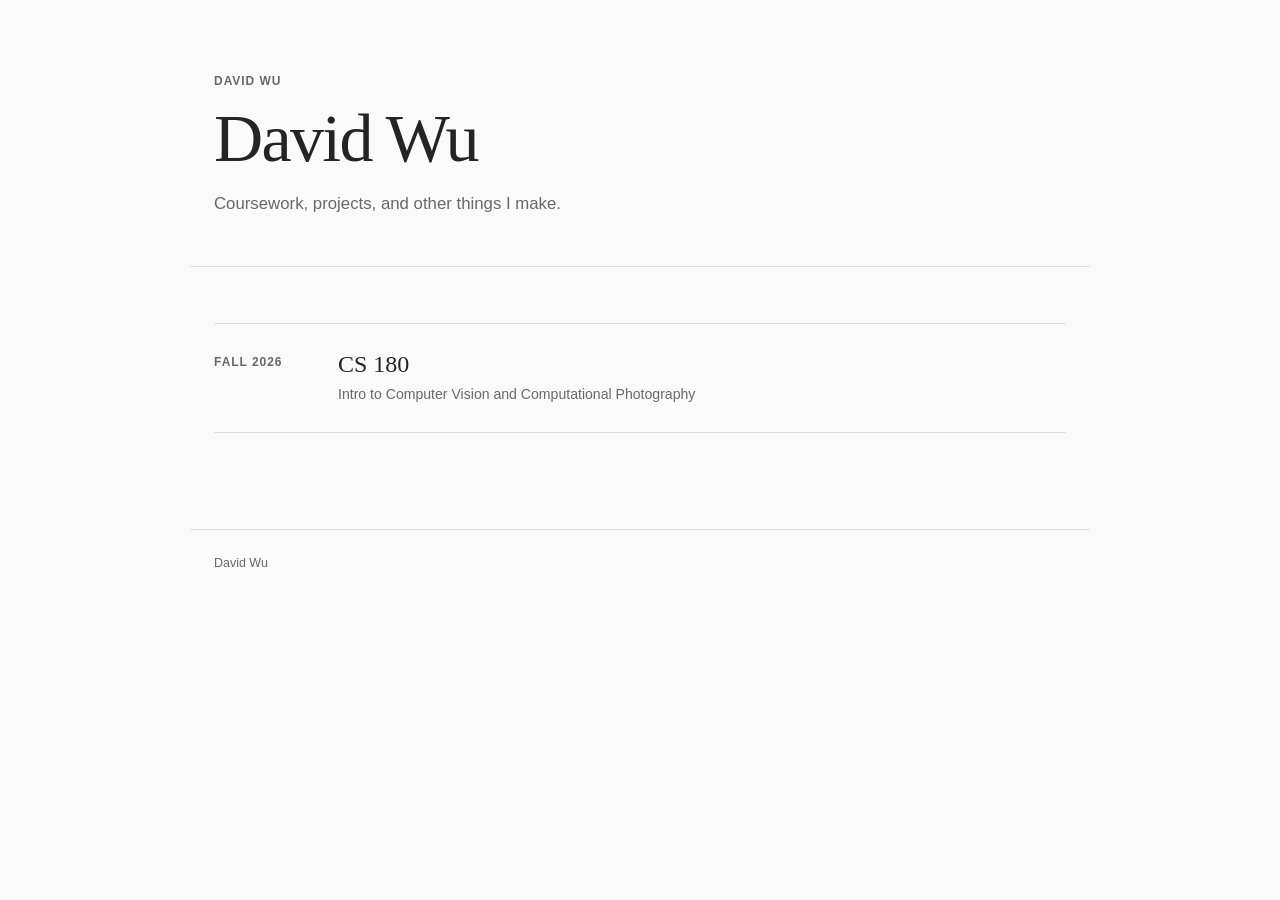
<file: index.html>
<!DOCTYPE html>
<html lang="en">
<head>
<meta charset="UTF-8">
<meta name="viewport" content="width=device-width, initial-scale=1.0">
<title>David Wu</title>
<link rel="stylesheet" href="./assets/css/style.css">
</head>
<body>

<header class="hero">
  <p class="eyebrow">David Wu</p>
  <h1>David Wu</h1>
  <p class="subtitle">Coursework, projects, and other things I make.</p>
</header>

<main>
  <div class="project-list">
    <a class="project-card" href="./cs180/index.html">
      <p class="label">Fall 2026</p>
      <h2>CS 180</h2>
      <p>Intro to Computer Vision and Computational Photography</p>
    </a>
  </div>
</main>

<footer>
  <p>David Wu</p>
</footer>

</body>
</html>
</file>
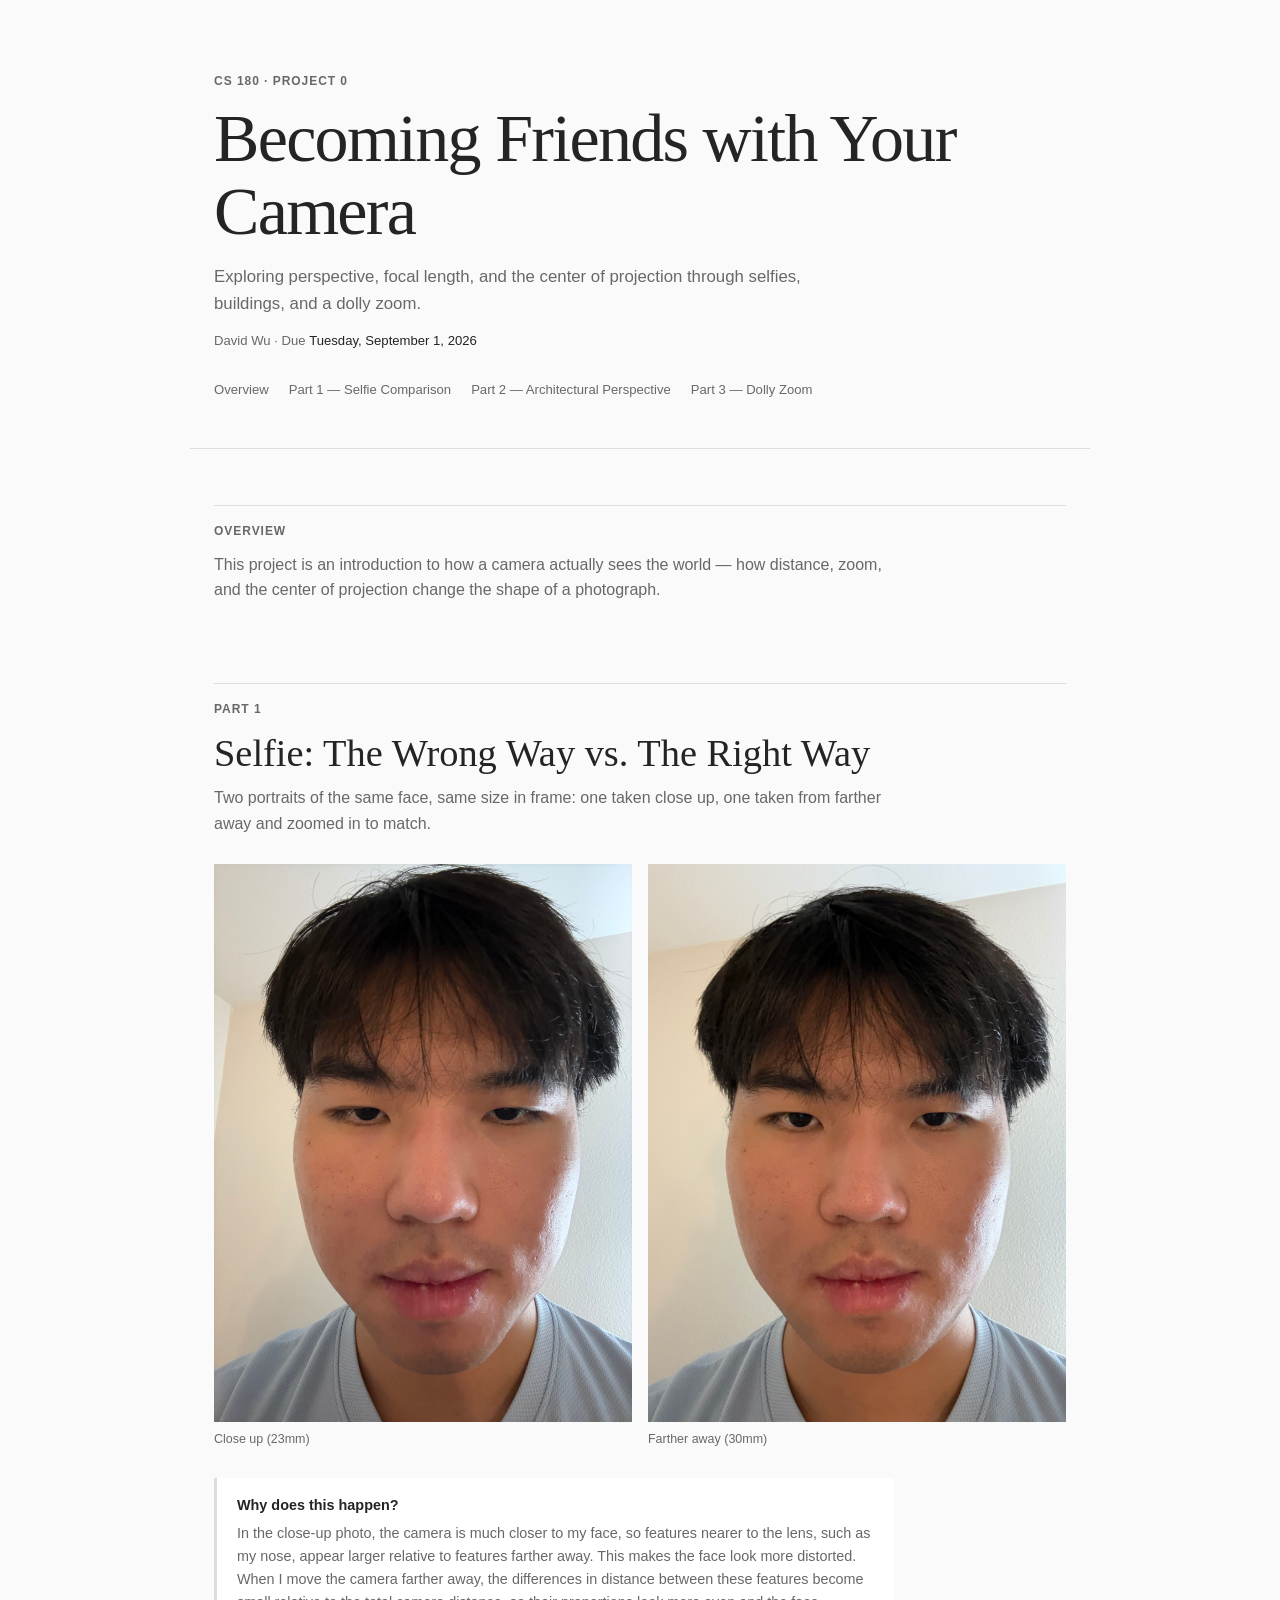
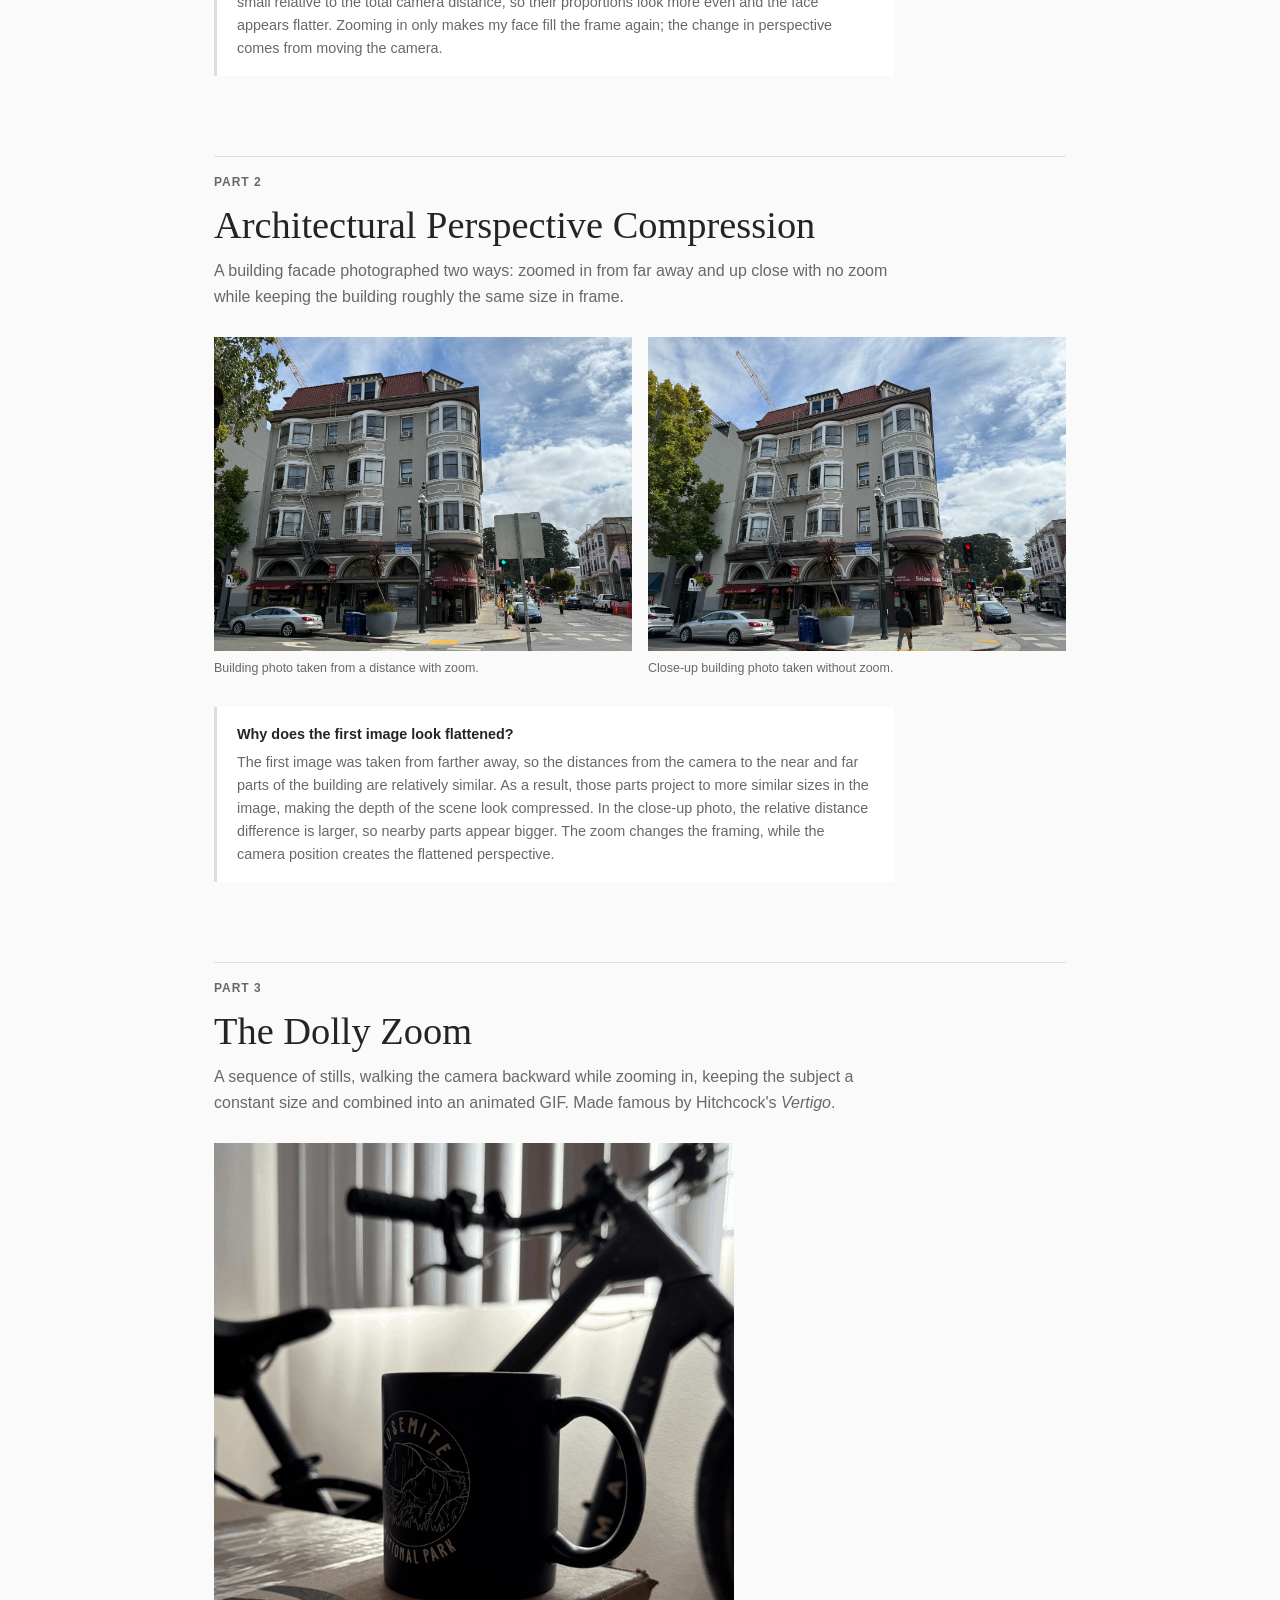
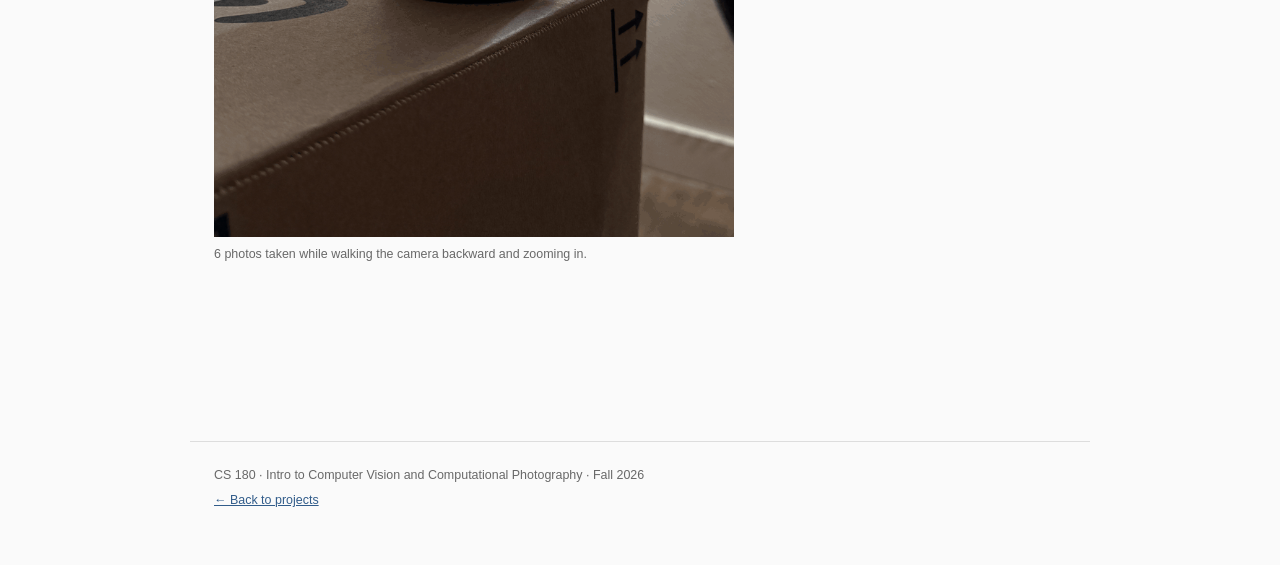
<file: 0/index.html>
<!DOCTYPE html>
<html lang="en">
<head>
<meta charset="UTF-8">
<meta name="viewport" content="width=device-width, initial-scale=1.0">
<title>Project 0: Becoming Friends with Your Camera</title>
<link rel="stylesheet" href="../assets/css/style.css">
</head>
<body>

<header class="hero">
  <p class="eyebrow">CS 180 &middot; Project 0</p>
  <h1>Becoming Friends with Your Camera</h1>
  <p class="subtitle">Exploring perspective, focal length, and the center of projection through selfies, buildings, and a dolly zoom.</p>
  <p class="meta">David Wu &middot; Due <strong>Tuesday, September 1, 2026</strong></p>
  <nav class="toc">
    <a href="#overview">Overview</a>
    <a href="#part1">Part 1 &mdash; Selfie Comparison</a>
    <a href="#part2">Part 2 &mdash; Architectural Perspective</a>
    <a href="#part3">Part 3 &mdash; Dolly Zoom</a>
  </nav>
</header>

<main>

  <section class="part" id="overview">
    <p class="part-label">Overview</p>
    <p class="desc">
      This project is an introduction to how a camera actually sees the world &mdash; how
      distance, zoom, and the center of projection change the shape of a photograph.
    </p>
  </section>

  <section class="part" id="part1">
    <p class="part-label">Part 1</p>
    <h2>Selfie: The Wrong Way vs. The Right Way</h2>
    <p class="desc">
      Two portraits of the same face, same size in frame: one taken close up, one taken from
      farther away and zoomed in to match.
    </p>
    <div class="image-row">
      <figure>
        <img class="filled" src="images/close-up-selfie.jpeg" alt="Close-up portrait taken without zoom">
        <figcaption>Close up (23mm)</figcaption>
      </figure>
      <figure>
        <img class="filled" src="images/zoomed-selfie.jpeg" alt="Portrait taken from farther away with zoom">
        <figcaption>Farther away (30mm)</figcaption>
      </figure>
    </div>
    <div class="answer-box">
      <p class="prompt">Why does this happen?</p>
      <p class="fill">
        In the close-up photo, the camera is much closer to my face, so features nearer to the
        lens, such as my nose, appear larger relative to features farther away.
        This makes the face look more distorted. When I move the camera farther away, the
        differences in distance between these features become small relative to the total camera
        distance, so their proportions look more even and the face appears flatter. Zooming in
        only makes my face fill the frame again; the change in perspective comes from moving the
        camera.
      </p>
    </div>
  </section>

  <section class="part" id="part2">
    <p class="part-label">Part 2</p>
    <h2>Architectural Perspective Compression</h2>
    <p class="desc">
      A building facade photographed two ways: zoomed in from far away and up close with no
      zoom while keeping the building roughly the same size in frame.
    </p>
    <div class="image-row">
      <figure>
        <img class="filled" src="images/zoomed-building.jpeg" alt="Building photo taken from a distance with zoom">
        <figcaption>Building photo taken from a distance with zoom.</figcaption>
      </figure>
      <figure>
        <img class="filled" src="images/close-up-building.jpeg" alt="Close-up building photo taken without zoom">
        <figcaption>Close-up building photo taken without zoom.</figcaption>
      </figure>
    </div>
    <div class="answer-box">
      <p class="prompt">Why does the first image look flattened?</p>
      <p class="fill">
        The first image was taken from farther away, so the distances from the camera to the near
        and far parts of the building are relatively similar. As a result, those parts project to
        more similar sizes in the image, making the depth of the scene look compressed. In the
        close-up photo, the relative distance difference is larger, so nearby parts appear bigger.
        The zoom changes the framing, while the camera position creates the flattened perspective.
      </p>
    </div>
  </section>

  <section class="part" id="part3">
    <p class="part-label">Part 3</p>
    <h2>The Dolly Zoom</h2>
    <p class="desc">
      A sequence of stills, walking the camera backward while zooming in, keeping the subject a
      constant size and combined into an animated GIF. Made famous by Hitchcock's <em>Vertigo</em>.
    </p>
    <div class="gif-frame">
      <img class="filled" src="images/dolly_zoom_9834_9839_forward.gif" alt="Forward dolly zoom sequence">
      <figcaption>6 photos taken while walking the camera backward and zooming in.</figcaption>
    </div>
  </section>

</main>

<footer>
  <p>CS 180 &middot; Intro to Computer Vision and Computational Photography &middot; Fall 2026</p>
  <p><a href="../index.html">&larr; Back to projects</a></p>
</footer>

</body>
</html>
</file>
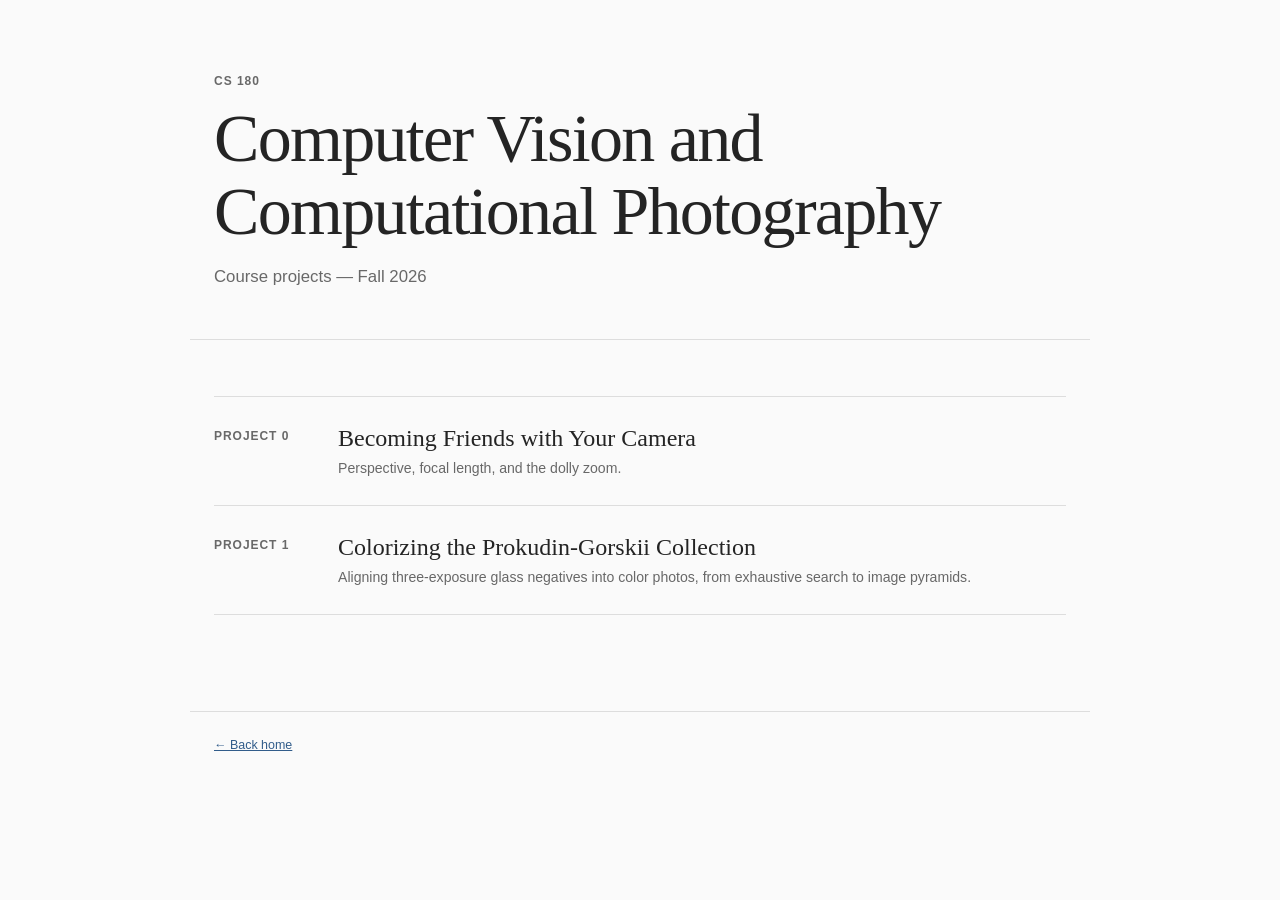
<file: cs180/index.html>
<!DOCTYPE html>
<html lang="en">
<head>
<meta charset="UTF-8">
<meta name="viewport" content="width=device-width, initial-scale=1.0">
<title>CS 180 &mdash; David Wu</title>
<link rel="stylesheet" href="../assets/css/style.css">
</head>
<body>

<header class="hero">
  <p class="eyebrow">CS 180</p>
  <h1>Computer Vision and Computational Photography</h1>
  <p class="subtitle">Course projects &mdash; Fall 2026</p>
</header>

<main>
  <div class="project-list">
    <a class="project-card" href="./0/index.html">
      <p class="label">Project 0</p>
      <h2>Becoming Friends with Your Camera</h2>
      <p>Perspective, focal length, and the dolly zoom.</p>
    </a>
    <a class="project-card" href="./1/index.html">
      <p class="label">Project 1</p>
      <h2>Colorizing the Prokudin-Gorskii Collection</h2>
      <p>Aligning three-exposure glass negatives into color photos, from exhaustive search to image pyramids.</p>
    </a>
  </div>
</main>

<footer>
  <p><a href="../index.html">&larr; Back home</a></p>
</footer>

</body>
</html>
</file>
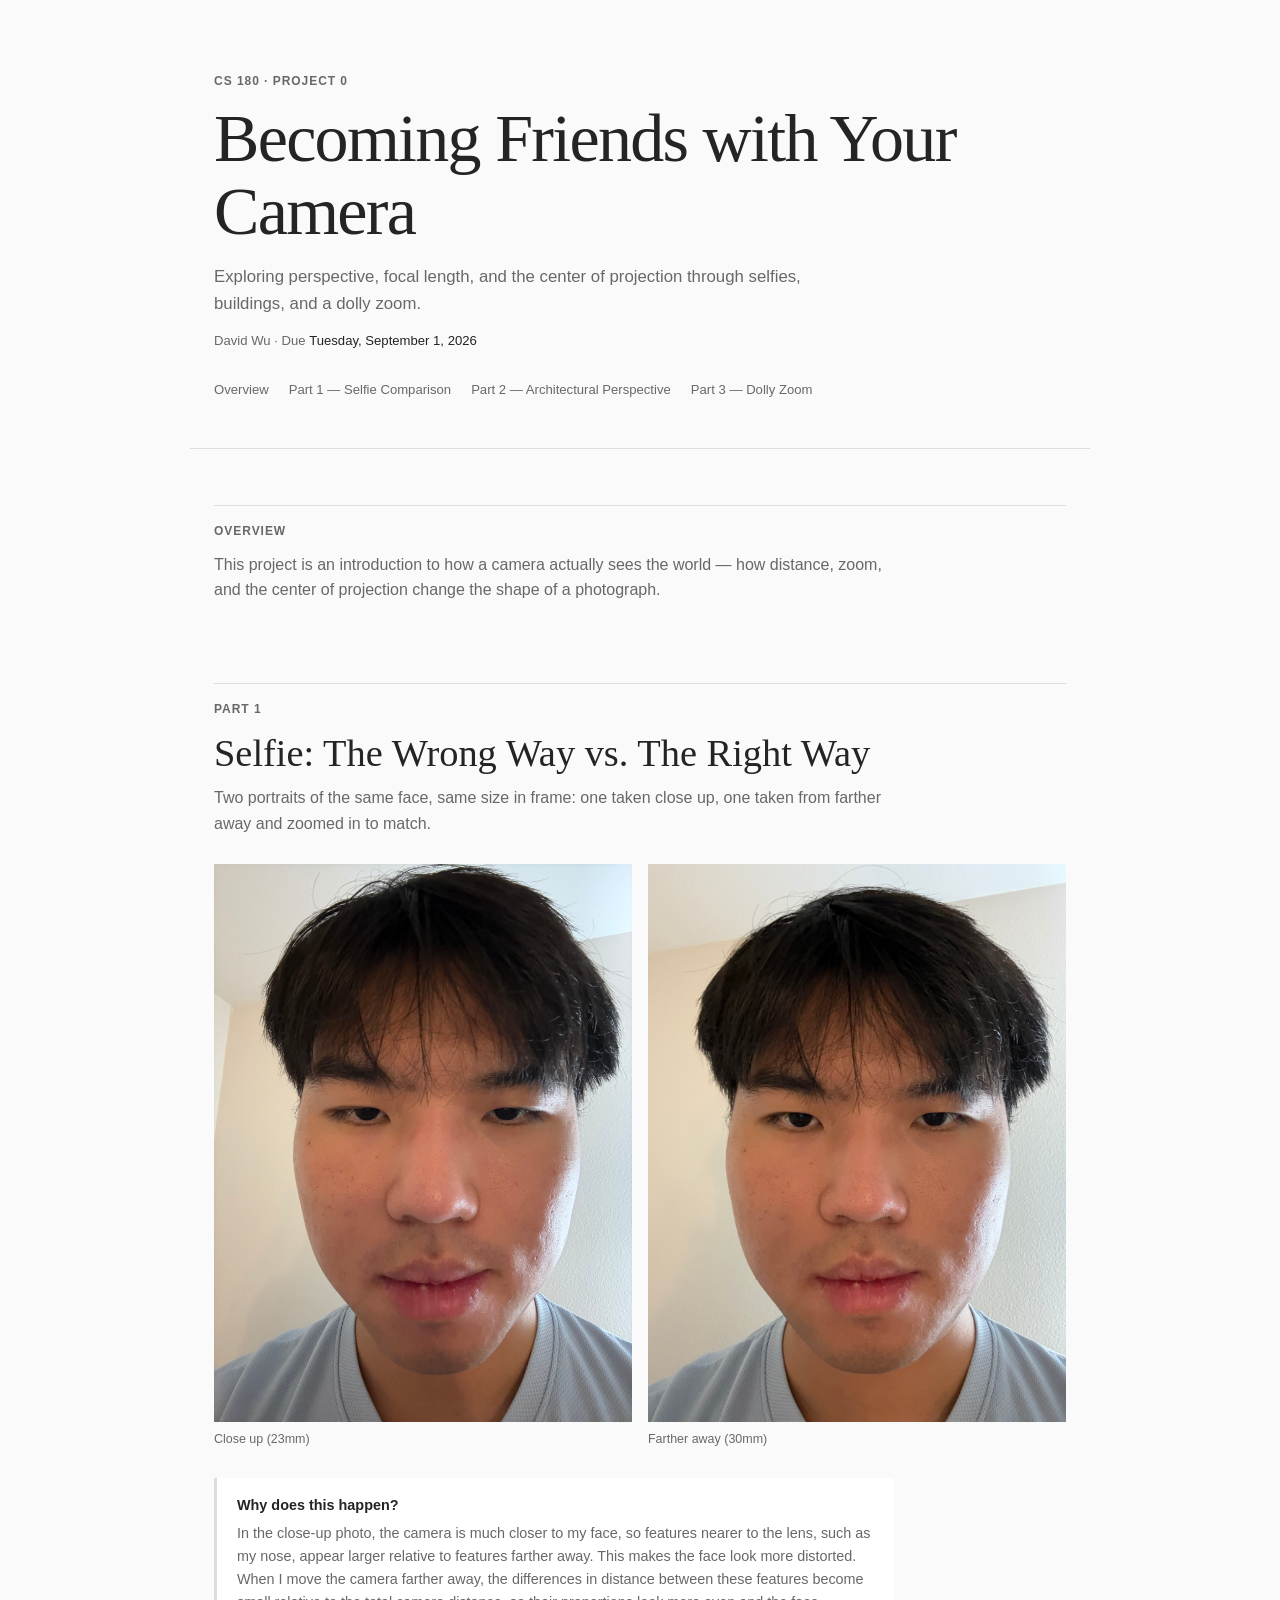
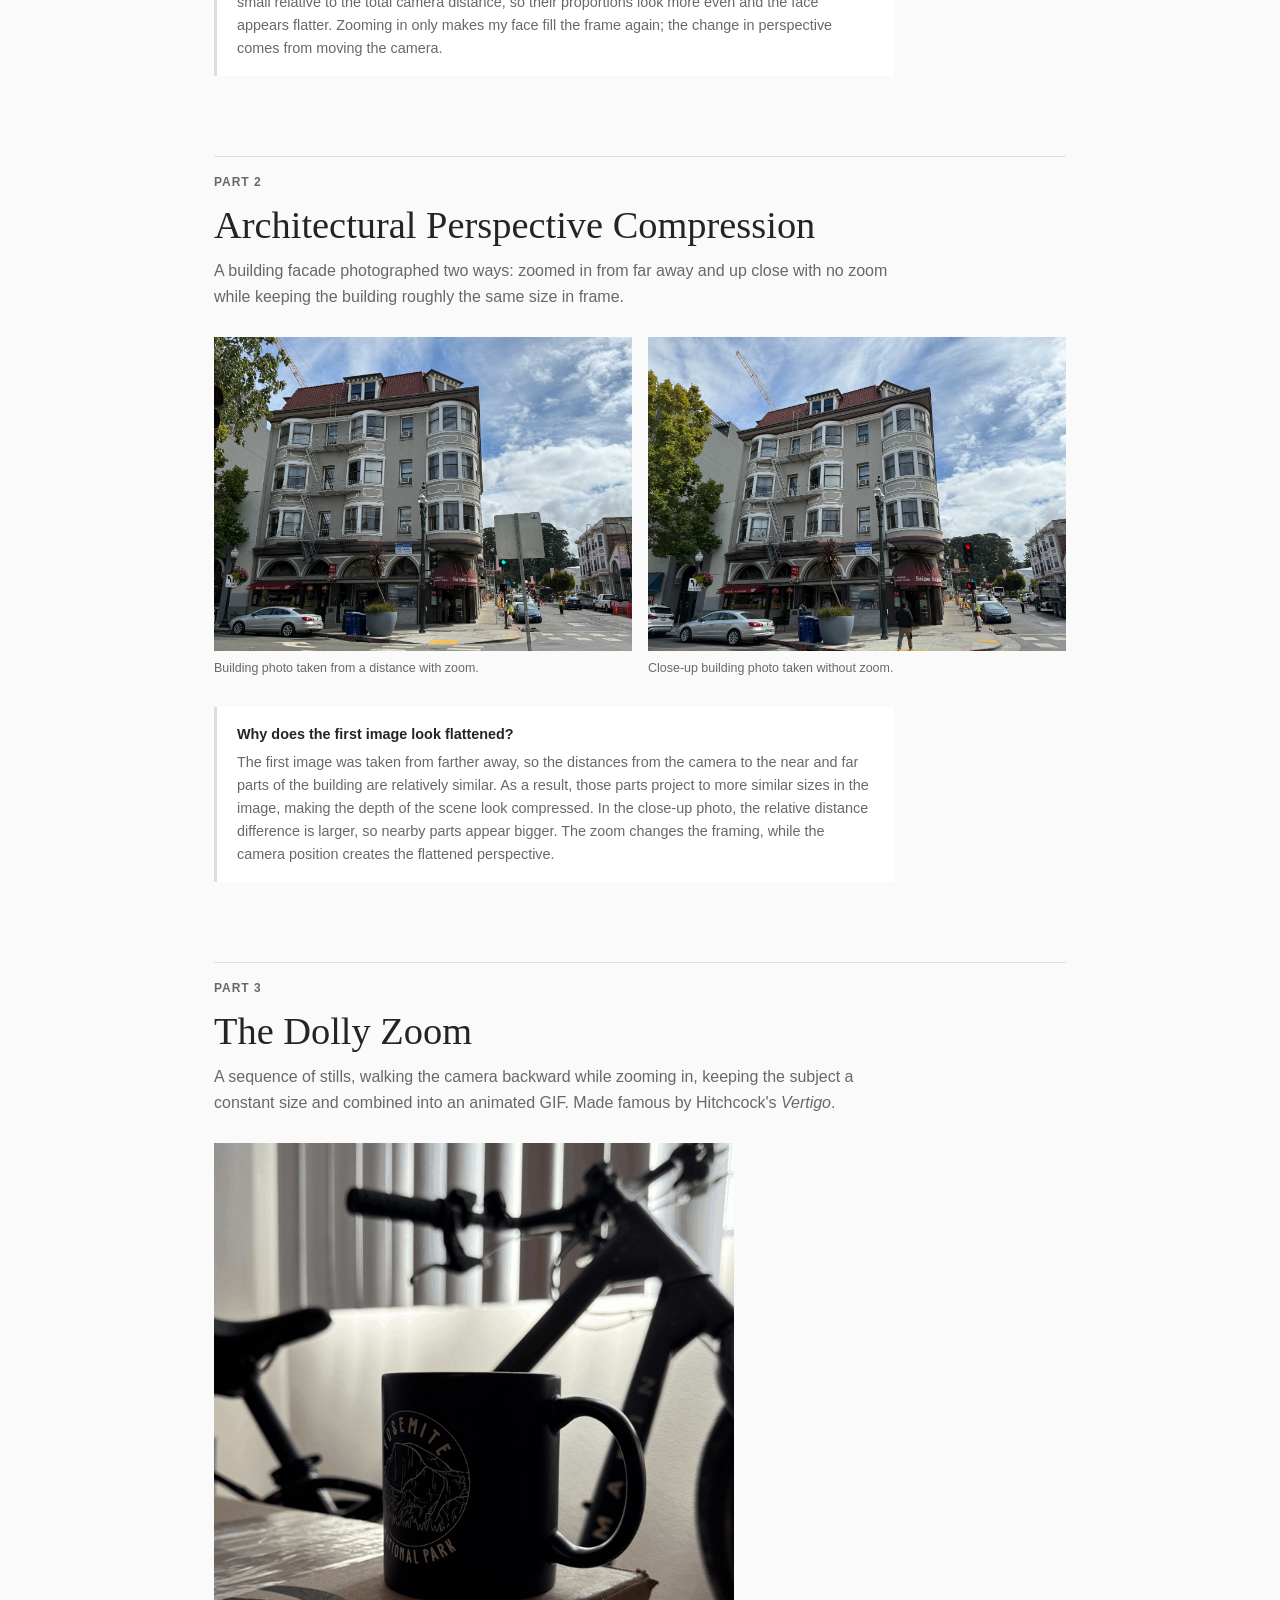
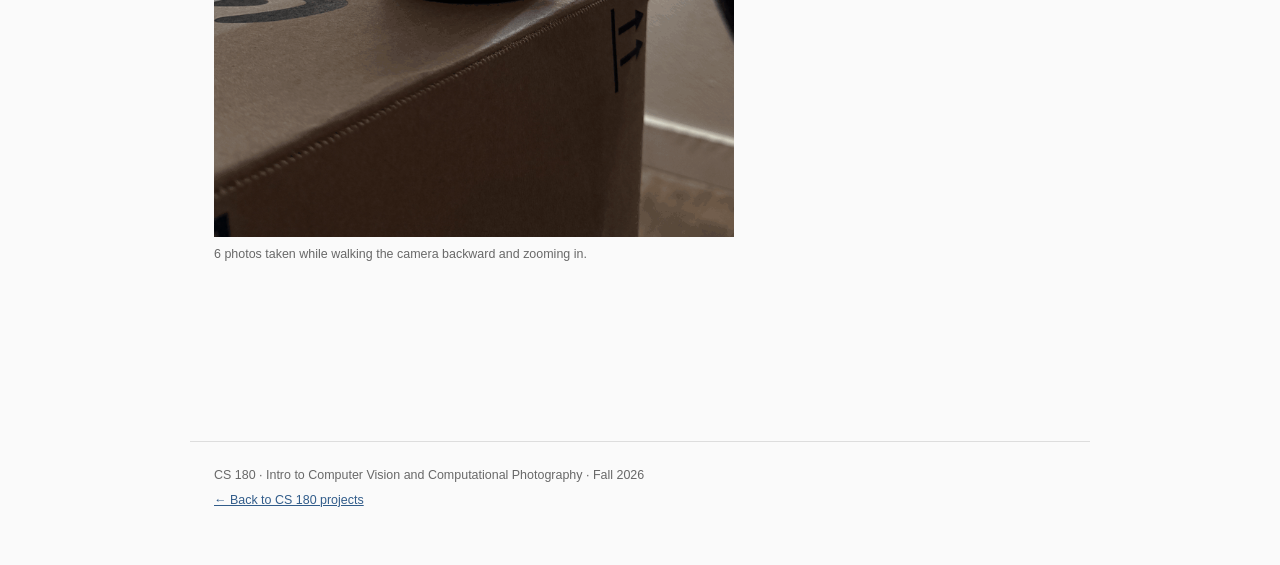
<file: cs180/0/index.html>
<!DOCTYPE html>
<html lang="en">
<head>
<meta charset="UTF-8">
<meta name="viewport" content="width=device-width, initial-scale=1.0">
<title>Project 0: Becoming Friends with Your Camera</title>
<link rel="stylesheet" href="../../assets/css/style.css">
</head>
<body>

<header class="hero">
  <p class="eyebrow">CS 180 &middot; Project 0</p>
  <h1>Becoming Friends with Your Camera</h1>
  <p class="subtitle">Exploring perspective, focal length, and the center of projection through selfies, buildings, and a dolly zoom.</p>
  <p class="meta">David Wu &middot; Due <strong>Tuesday, September 1, 2026</strong></p>
  <nav class="toc">
    <a href="#overview">Overview</a>
    <a href="#part1">Part 1 &mdash; Selfie Comparison</a>
    <a href="#part2">Part 2 &mdash; Architectural Perspective</a>
    <a href="#part3">Part 3 &mdash; Dolly Zoom</a>
  </nav>
</header>

<main>

  <section class="part" id="overview">
    <p class="part-label">Overview</p>
    <p class="desc">
      This project is an introduction to how a camera actually sees the world &mdash; how
      distance, zoom, and the center of projection change the shape of a photograph.
    </p>
  </section>

  <section class="part" id="part1">
    <p class="part-label">Part 1</p>
    <h2>Selfie: The Wrong Way vs. The Right Way</h2>
    <p class="desc">
      Two portraits of the same face, same size in frame: one taken close up, one taken from
      farther away and zoomed in to match.
    </p>
    <div class="image-row">
      <figure>
        <img class="filled" src="images/close-up-selfie.jpeg" alt="Close-up portrait taken without zoom">
        <figcaption>Close up (23mm)</figcaption>
      </figure>
      <figure>
        <img class="filled" src="images/zoomed-selfie.jpeg" alt="Portrait taken from farther away with zoom">
        <figcaption>Farther away (30mm)</figcaption>
      </figure>
    </div>
    <div class="answer-box">
      <p class="prompt">Why does this happen?</p>
      <p class="fill">
        In the close-up photo, the camera is much closer to my face, so features nearer to the
        lens, such as my nose, appear larger relative to features farther away.
        This makes the face look more distorted. When I move the camera farther away, the
        differences in distance between these features become small relative to the total camera
        distance, so their proportions look more even and the face appears flatter. Zooming in
        only makes my face fill the frame again; the change in perspective comes from moving the
        camera.
      </p>
    </div>
  </section>

  <section class="part" id="part2">
    <p class="part-label">Part 2</p>
    <h2>Architectural Perspective Compression</h2>
    <p class="desc">
      A building facade photographed two ways: zoomed in from far away and up close with no
      zoom while keeping the building roughly the same size in frame.
    </p>
    <div class="image-row">
      <figure>
        <img class="filled" src="images/zoomed-building.jpeg" alt="Building photo taken from a distance with zoom">
        <figcaption>Building photo taken from a distance with zoom.</figcaption>
      </figure>
      <figure>
        <img class="filled" src="images/close-up-building.jpeg" alt="Close-up building photo taken without zoom">
        <figcaption>Close-up building photo taken without zoom.</figcaption>
      </figure>
    </div>
    <div class="answer-box">
      <p class="prompt">Why does the first image look flattened?</p>
      <p class="fill">
        The first image was taken from farther away, so the distances from the camera to the near
        and far parts of the building are relatively similar. As a result, those parts project to
        more similar sizes in the image, making the depth of the scene look compressed. In the
        close-up photo, the relative distance difference is larger, so nearby parts appear bigger.
        The zoom changes the framing, while the camera position creates the flattened perspective.
      </p>
    </div>
  </section>

  <section class="part" id="part3">
    <p class="part-label">Part 3</p>
    <h2>The Dolly Zoom</h2>
    <p class="desc">
      A sequence of stills, walking the camera backward while zooming in, keeping the subject a
      constant size and combined into an animated GIF. Made famous by Hitchcock's <em>Vertigo</em>.
    </p>
    <div class="gif-frame">
      <img class="filled" src="images/dolly_zoom_9834_9839_forward.gif" alt="Forward dolly zoom sequence">
      <figcaption>6 photos taken while walking the camera backward and zooming in.</figcaption>
    </div>
  </section>

</main>

<footer>
  <p>CS 180 &middot; Intro to Computer Vision and Computational Photography &middot; Fall 2026</p>
  <p><a href="../index.html">&larr; Back to CS 180 projects</a></p>
</footer>

</body>
</html>
</file>
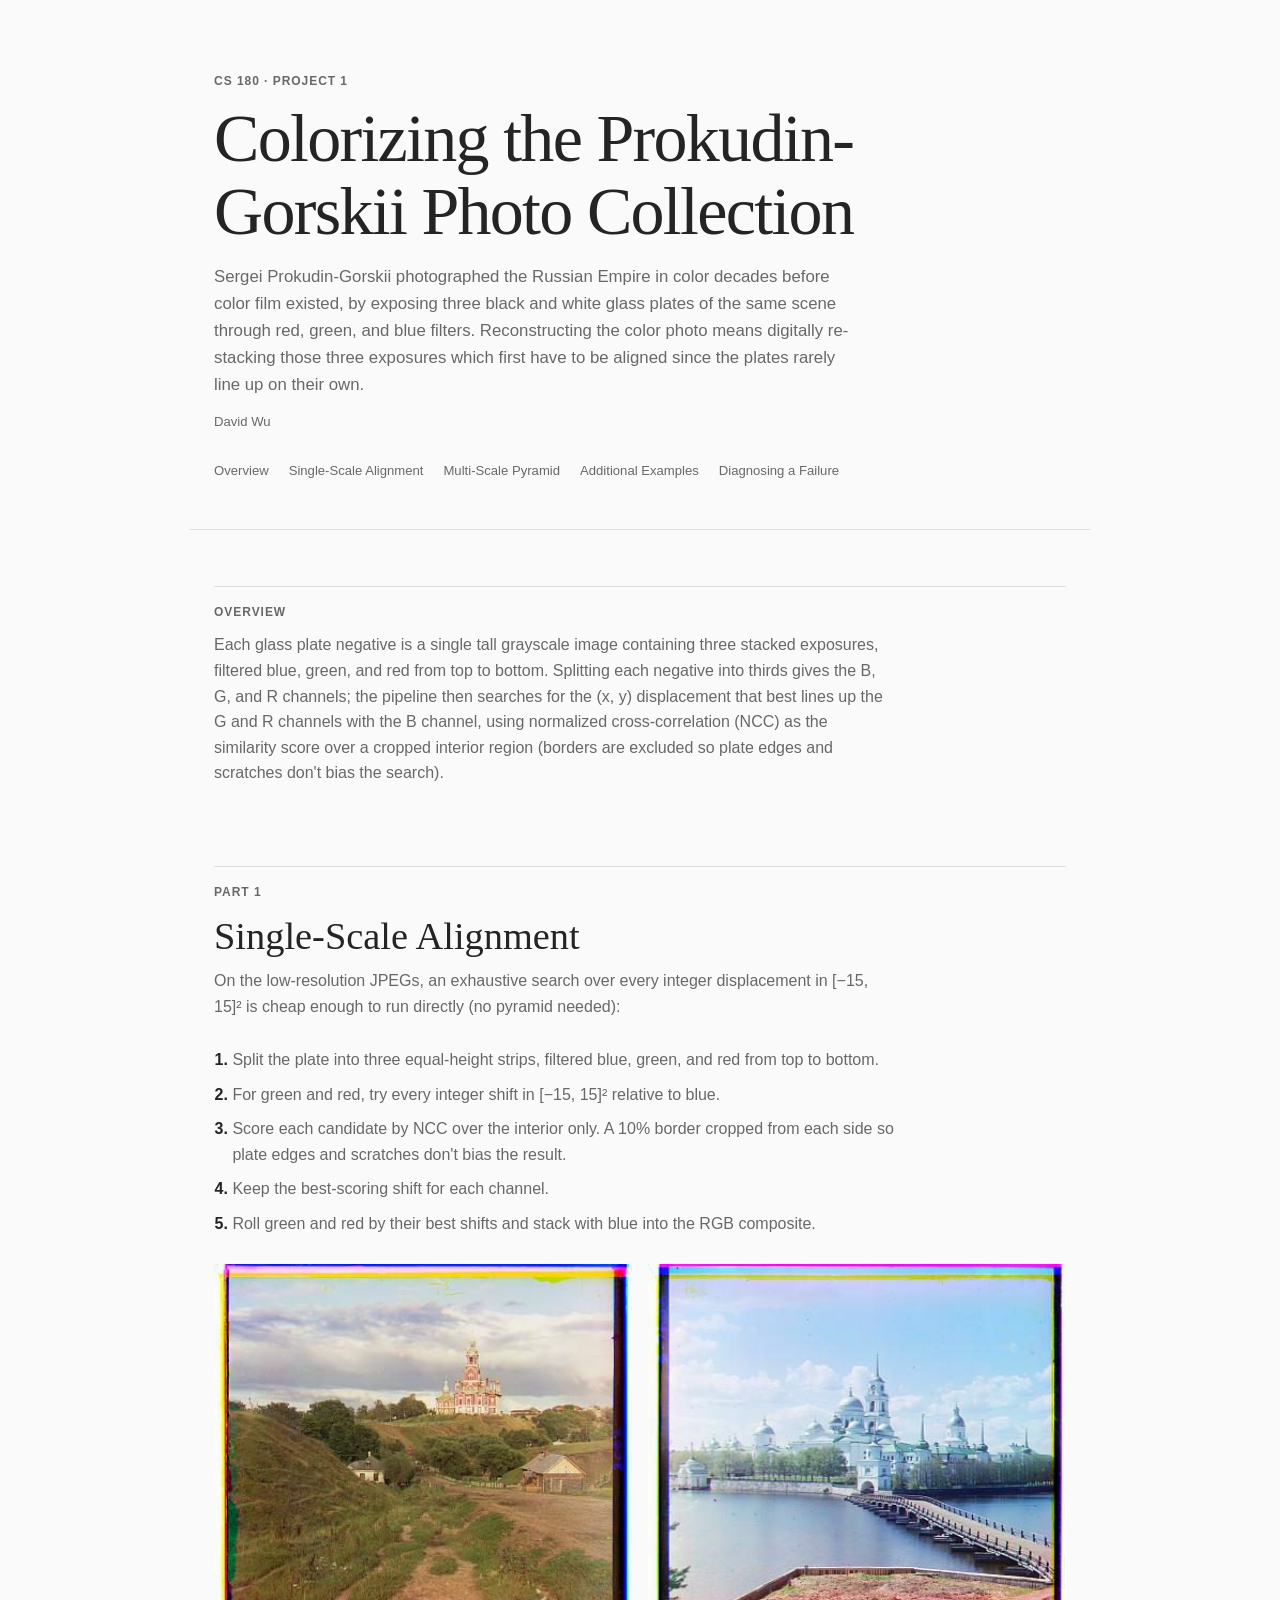
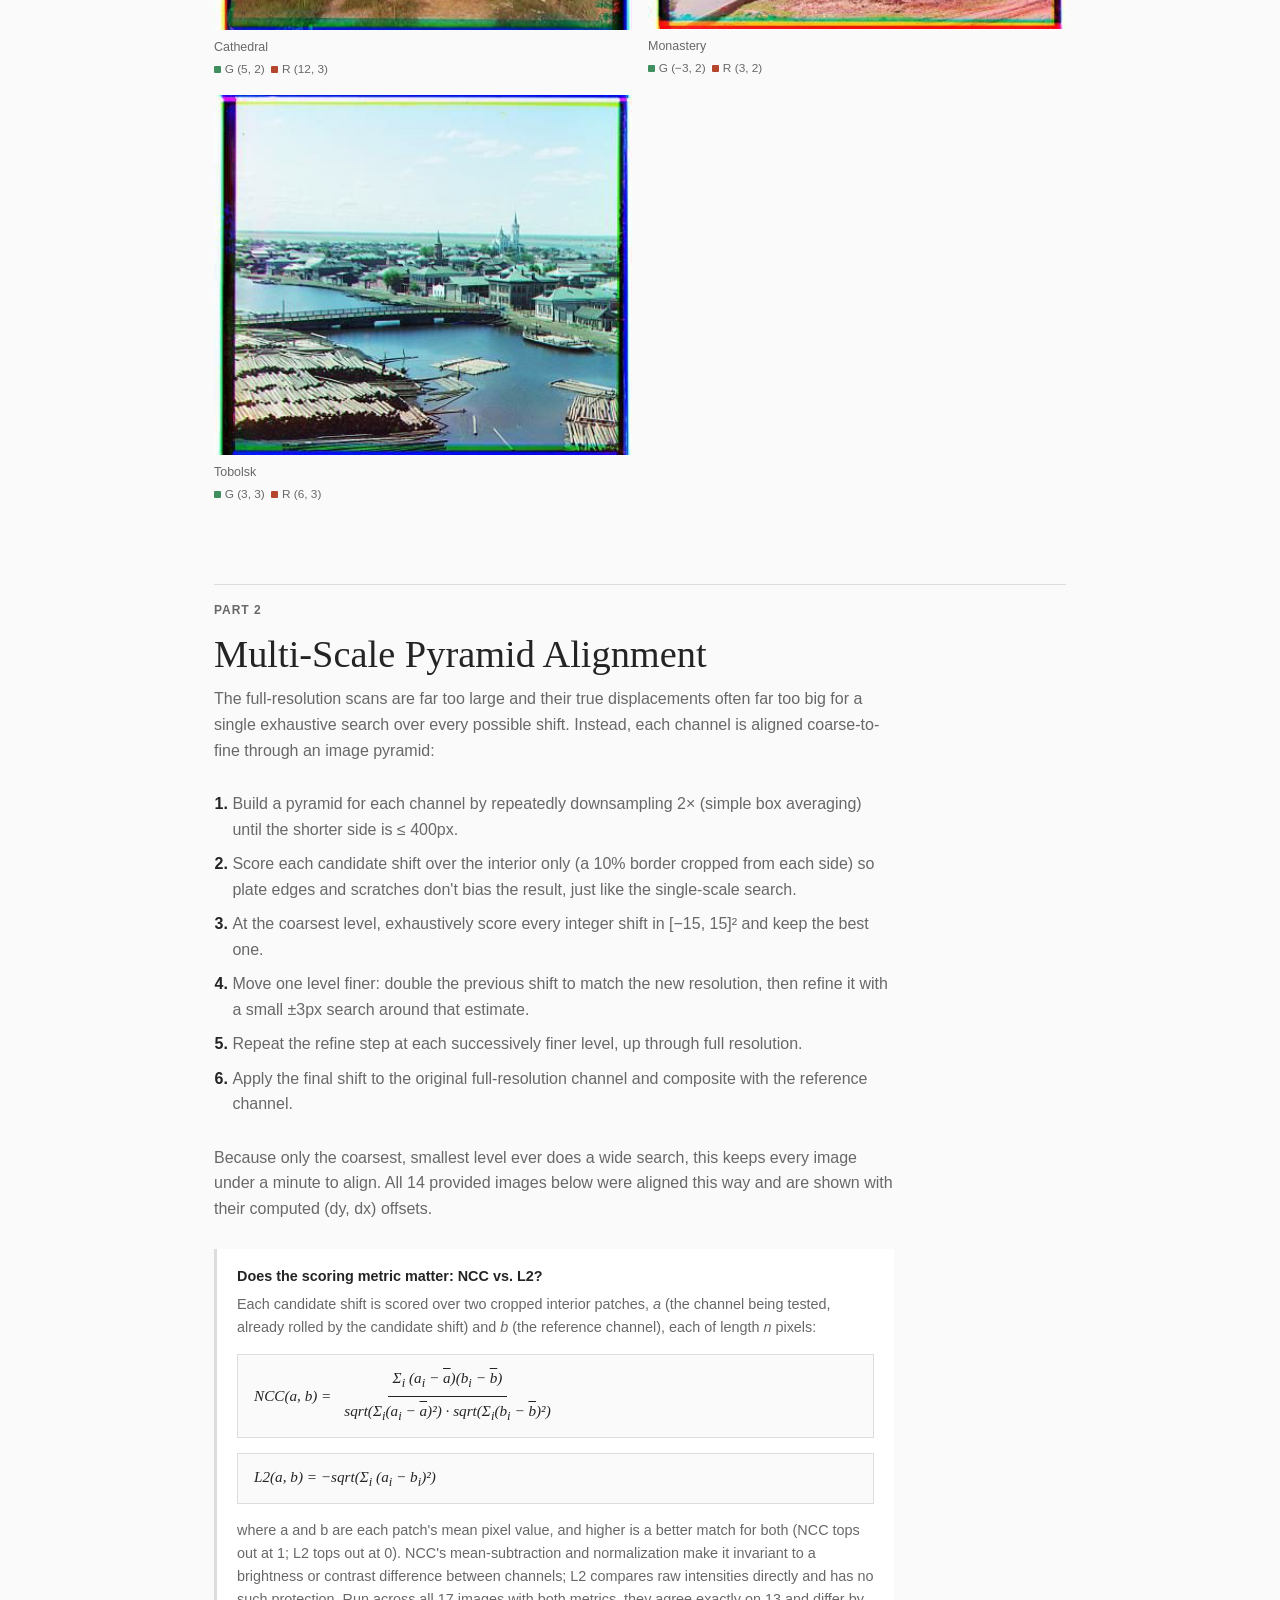
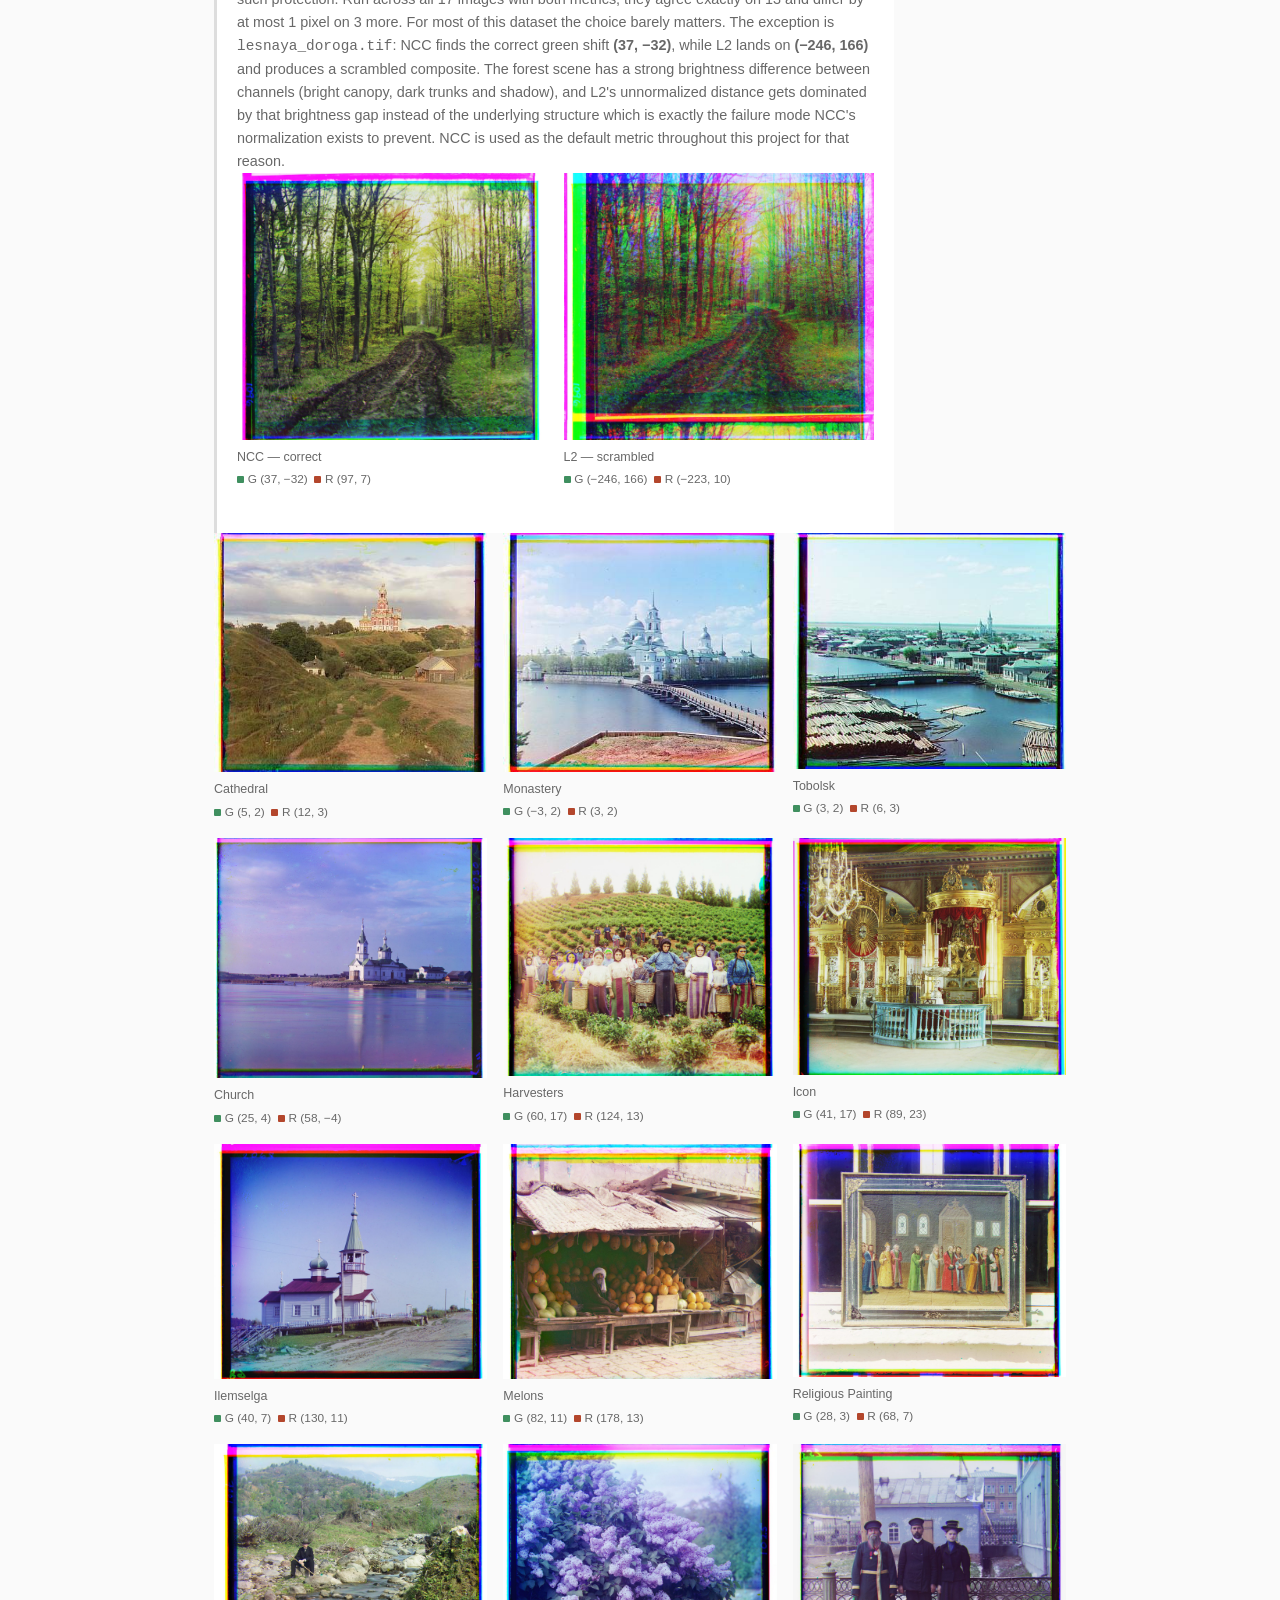
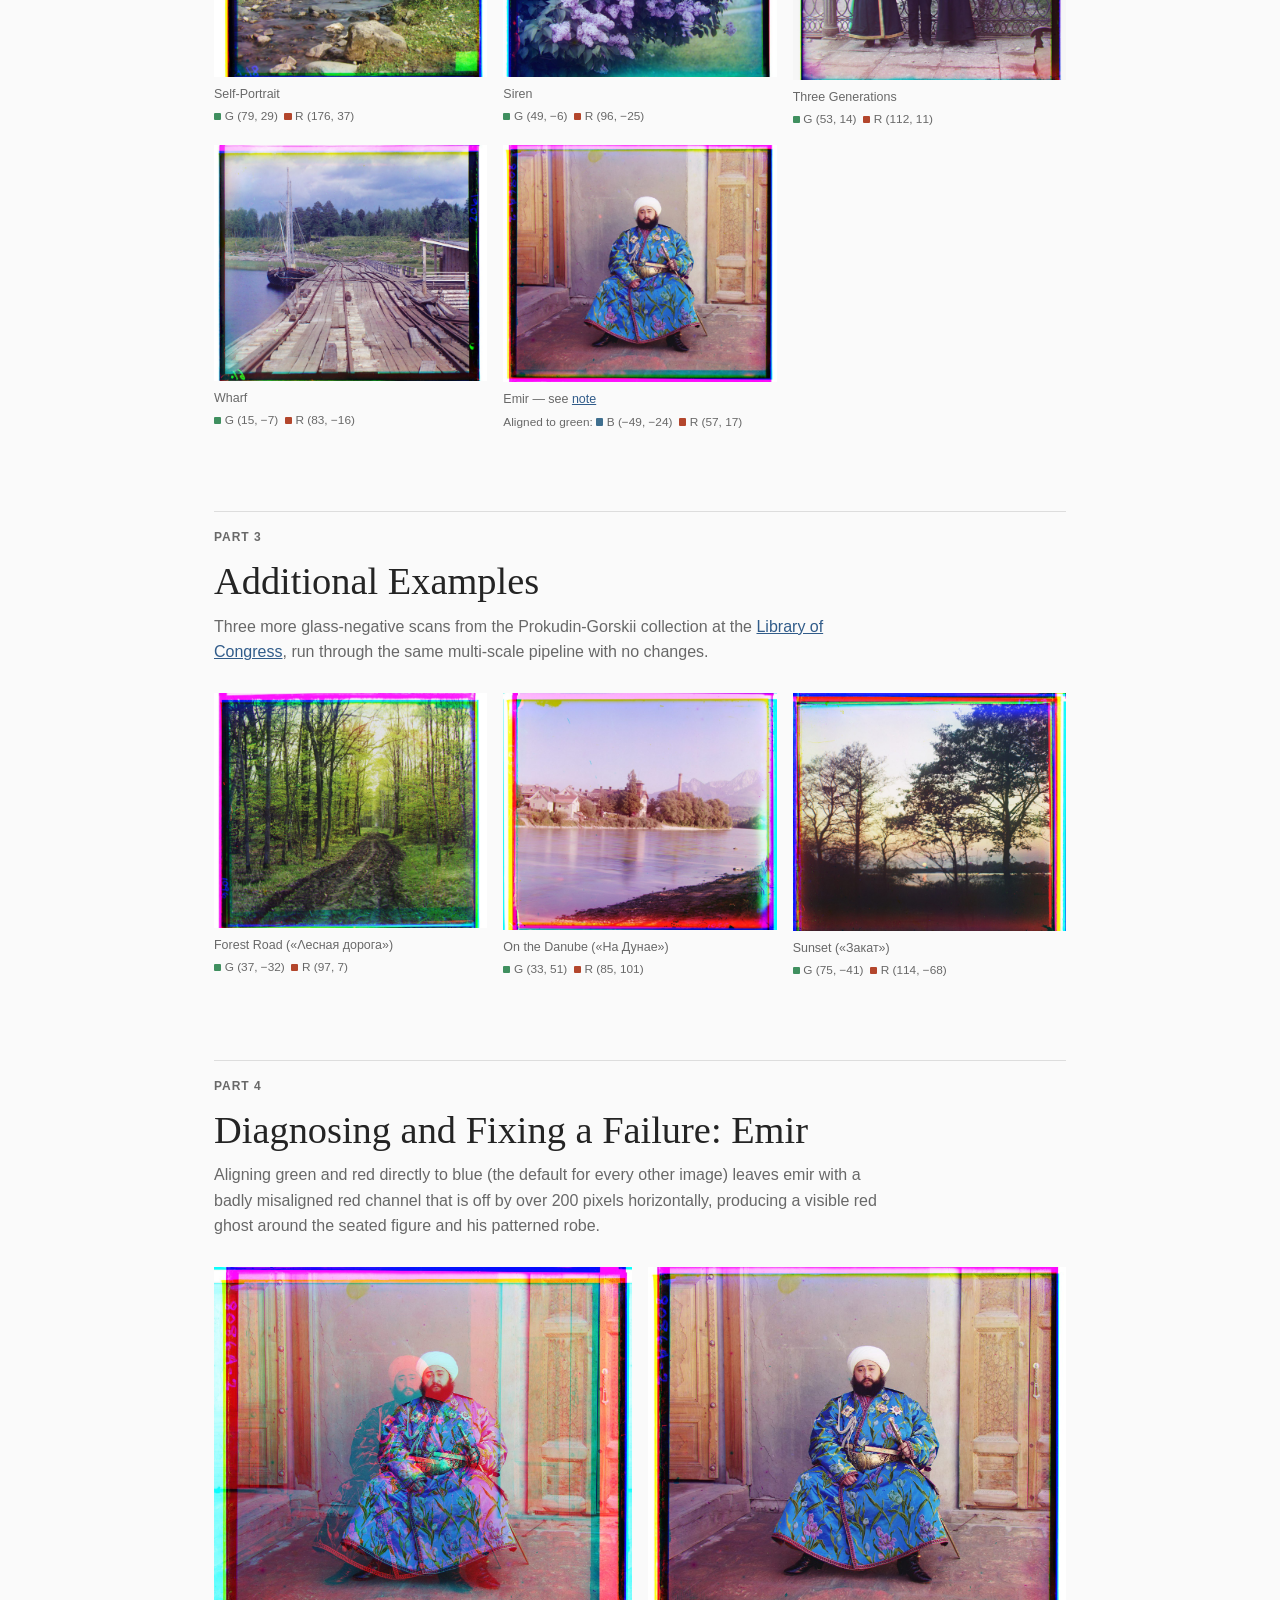
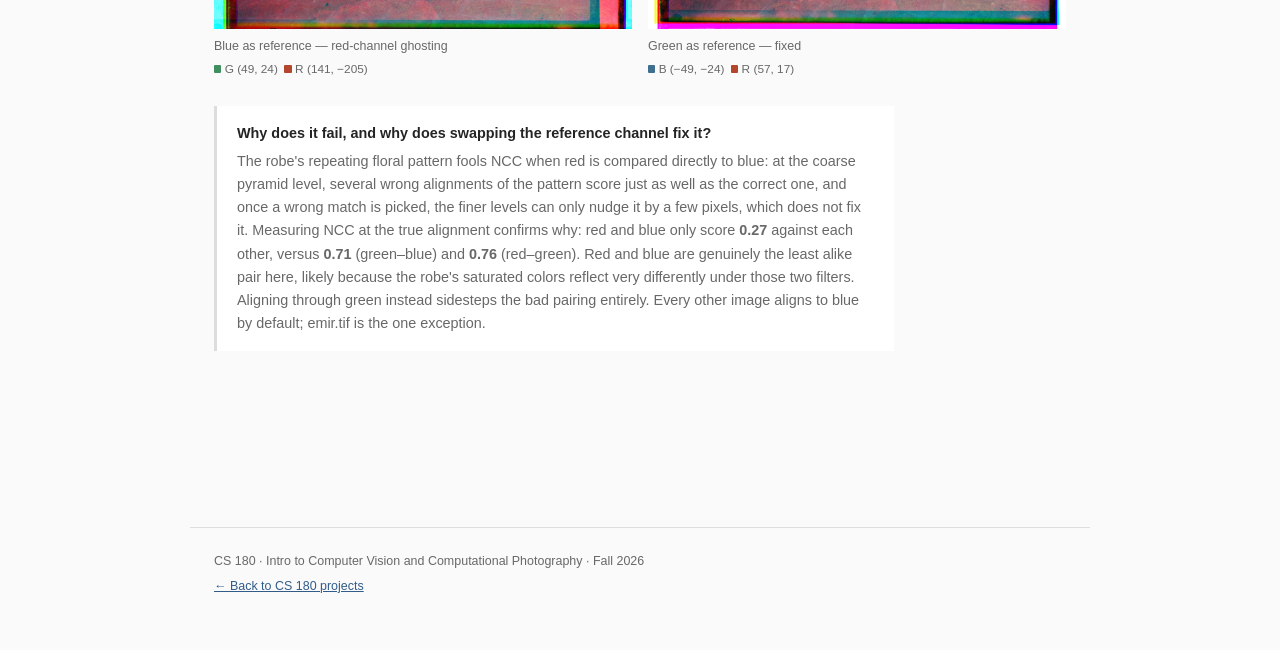
<file: cs180/1/index.html>
<!DOCTYPE html>
<html lang="en">
<head>
<meta charset="UTF-8">
<meta name="viewport" content="width=device-width, initial-scale=1.0">
<title>Project 1: Colorizing the Prokudin-Gorskii Collection</title>
<link rel="stylesheet" href="../../assets/css/style.css">
</head>
<body>

<header class="hero">
  <p class="eyebrow">CS 180 &middot; Project 1</p>
  <h1>Colorizing the Prokudin-Gorskii Photo Collection</h1>
  <p class="subtitle">
    Sergei Prokudin-Gorskii photographed the Russian Empire in color decades before color film
    existed, by exposing three black and white glass plates of the same scene through red, green,
    and blue filters. Reconstructing the color photo means digitally re-stacking those three
    exposures which first have to be aligned since the plates rarely line up on their own.
  </p>
  <p class="meta">David Wu</p>
  <nav class="toc">
    <a href="#overview">Overview</a>
    <a href="#single-scale">Single-Scale Alignment</a>
    <a href="#multi-scale">Multi-Scale Pyramid</a>
    <a href="#extras">Additional Examples</a>
    <a href="#failures">Diagnosing a Failure</a>
  </nav>
</header>

<main>

  <section class="part" id="overview">
    <p class="part-label">Overview</p>
    <p class="desc">
      Each glass plate negative is a single tall grayscale image containing three stacked
      exposures, filtered blue, green, and red from top to bottom. Splitting each negative into
      thirds gives the B, G, and R channels; the pipeline then searches for the (x, y)
      displacement that best lines up the G and R channels with the B channel, using normalized
      cross-correlation (NCC) as the similarity score over a cropped interior region (borders are
      excluded so plate edges and scratches don't bias the search).
    </p>
  </section>

  <section class="part" id="single-scale">
    <p class="part-label">Part 1</p>
    <h2>Single-Scale Alignment</h2>
    <p class="desc">
      On the low-resolution JPEGs, an exhaustive search over every integer displacement in
      [&minus;15, 15]&sup2; is cheap enough to run directly (no pyramid needed):
    </p>
    <ol class="steps">
      <li>Split the plate into three equal-height strips, filtered blue, green, and red from
        top to bottom.</li>
      <li>For green and red, try every integer shift in [&minus;15, 15]&sup2; relative to
        blue.</li>
      <li>Score each candidate by NCC over the interior only. A 10% border cropped from
        each side so plate edges and scratches don't bias the result.</li>
      <li>Keep the best-scoring shift for each channel.</li>
      <li>Roll green and red by their best shifts and stack with blue into the RGB composite.</li>
    </ol>
    <div class="image-row">
      <figure>
        <img class="filled" src="images/cathedral_single_ncc.jpg" alt="Cathedral, aligned">
        <figcaption>
          Cathedral
          <span class="offsets"><span class="swatch green"></span>G (5, 2)&nbsp; <span class="swatch red"></span>R (12, 3)</span>
        </figcaption>
      </figure>
      <figure>
        <img class="filled" src="images/monastery_single_ncc.jpg" alt="Monastery, aligned">
        <figcaption>
          Monastery
          <span class="offsets"><span class="swatch green"></span>G (&minus;3, 2)&nbsp; <span class="swatch red"></span>R (3, 2)</span>
        </figcaption>
      </figure>
      <figure>
        <img class="filled" src="images/tobolsk_single_ncc.jpg" alt="Tobolsk, aligned">
        <figcaption>
          Tobolsk
          <span class="offsets"><span class="swatch green"></span>G (3, 3)&nbsp; <span class="swatch red"></span>R (6, 3)</span>
        </figcaption>
      </figure>
    </div>
  </section>

  <section class="part" id="multi-scale">
    <p class="part-label">Part 2</p>
    <h2>Multi-Scale Pyramid Alignment</h2>
    <p class="desc">
      The full-resolution scans are far too large and their true displacements often far
      too big for a single exhaustive search over every possible shift. Instead, each
      channel is aligned coarse-to-fine through an image pyramid:
    </p>
    <ol class="steps">
      <li>Build a pyramid for each channel by repeatedly downsampling 2&times; (simple box
        averaging) until the shorter side is &le; 400px.</li>
      <li>Score each candidate shift over the interior only (a 10% border cropped from
        each side) so plate edges and scratches don't bias the result, just like the
        single-scale search.</li>
      <li>At the coarsest level, exhaustively score every integer shift in [&minus;15,
        15]&sup2; and keep the best one.</li>
      <li>Move one level finer: double the previous shift to match the new resolution, then
        refine it with a small &plusmn;3px search around that estimate.</li>
      <li>Repeat the refine step at each successively finer level, up through full resolution.</li>
      <li>Apply the final shift to the original full-resolution channel and composite with the
        reference channel.</li>
    </ol>
    <p class="desc">
      Because only the coarsest, smallest level ever does a wide search, this keeps every image
      under a minute to align. All 14 provided
      images below were aligned this way and are shown with their computed (dy, dx) offsets.
    </p>
    <div class="answer-box">
      <p class="prompt">Does the scoring metric matter: NCC vs. L2?</p>
      <p class="fill">
        Each candidate shift is scored over two cropped interior patches, <em>a</em> (the channel
        being tested, already rolled by the candidate shift) and <em>b</em> (the reference
        channel), each of length <em>n</em> pixels:
      </p>
      <div class="formula">
        <span>NCC(a, b) =</span>
        <span class="frac">
          <span class="num">&Sigma;<sub>i</sub> (a<sub>i</sub> &minus; <span class="bar">a</span>)(b<sub>i</sub> &minus; <span class="bar">b</span>)</span>
          <span class="den">sqrt(&Sigma;<sub>i</sub>(a<sub>i</sub> &minus; <span class="bar">a</span>)&sup2;) &middot; sqrt(&Sigma;<sub>i</sub>(b<sub>i</sub> &minus; <span class="bar">b</span>)&sup2;)</span>
        </span>
      </div>
      <div class="formula">
        <span>L2(a, b) = &minus;sqrt(&Sigma;<sub>i</sub> (a<sub>i</sub> &minus; b<sub>i</sub>)&sup2;)</span>
      </div>
      <p class="fill">
        where <span class="bar">a</span> and <span class="bar">b</span> are each patch's mean
        pixel value, and higher is a better match for both (NCC tops out at 1; L2 tops out at 0).
        NCC's mean-subtraction and normalization make it invariant to a brightness or contrast
        difference between channels; L2 compares raw intensities directly and has no such
        protection. Run across all 17 images
        with both metrics, they agree exactly on 13 and differ by at most 1 pixel on 3 more.
        For most of this dataset the choice barely matters. The exception is
        <code>lesnaya_doroga.tif</code>: NCC finds the correct green shift <strong>(37,
        &minus;32)</strong>, while L2 lands on <strong>(&minus;246, 166)</strong> and produces a
        scrambled composite. The forest scene has a strong brightness difference between channels
        (bright canopy, dark trunks and shadow), and L2's unnormalized distance gets dominated by
        that brightness gap instead of the underlying structure which is exactly the failure mode
        NCC's normalization exists to prevent. NCC is used as the default metric throughout this
        project for that reason.
      </p>
      <div class="image-row">
        <figure>
          <img class="filled" src="images/lesnaya_doroga_multi_ncc.jpg" alt="Forest road, aligned with NCC">
          <figcaption>
            NCC &mdash; correct
            <span class="offsets"><span class="swatch green"></span>G (37, &minus;32)&nbsp; <span class="swatch red"></span>R (97, 7)</span>
          </figcaption>
        </figure>
        <figure>
          <img class="filled" src="images/lesnaya_doroga_multi_l2.jpg" alt="Forest road, misaligned with L2">
          <figcaption>
            L2 &mdash; scrambled
            <span class="offsets"><span class="swatch green"></span>G (&minus;246, 166)&nbsp; <span class="swatch red"></span>R (&minus;223, 10)</span>
          </figcaption>
        </figure>
      </div>
    </div>
    <div class="image-grid">
      <figure>
        <img class="filled" src="images/cathedral_multi_ncc.jpg" alt="Cathedral, aligned">
        <figcaption>Cathedral
          <span class="offsets"><span class="swatch green"></span>G (5, 2)&nbsp; <span class="swatch red"></span>R (12, 3)</span>
        </figcaption>
      </figure>
      <figure>
        <img class="filled" src="images/monastery_multi_ncc.jpg" alt="Monastery, aligned">
        <figcaption>Monastery
          <span class="offsets"><span class="swatch green"></span>G (&minus;3, 2)&nbsp; <span class="swatch red"></span>R (3, 2)</span>
        </figcaption>
      </figure>
      <figure>
        <img class="filled" src="images/tobolsk_multi_ncc.jpg" alt="Tobolsk, aligned">
        <figcaption>Tobolsk
          <span class="offsets"><span class="swatch green"></span>G (3, 2)&nbsp; <span class="swatch red"></span>R (6, 3)</span>
        </figcaption>
      </figure>
      <figure>
        <img class="filled" src="images/church_multi_ncc.jpg" alt="Church, aligned">
        <figcaption>Church
          <span class="offsets"><span class="swatch green"></span>G (25, 4)&nbsp; <span class="swatch red"></span>R (58, &minus;4)</span>
        </figcaption>
      </figure>
      <figure>
        <img class="filled" src="images/harvesters_multi_ncc.jpg" alt="Harvesters, aligned">
        <figcaption>Harvesters
          <span class="offsets"><span class="swatch green"></span>G (60, 17)&nbsp; <span class="swatch red"></span>R (124, 13)</span>
        </figcaption>
      </figure>
      <figure>
        <img class="filled" src="images/icon_multi_ncc.jpg" alt="Icon, aligned">
        <figcaption>Icon
          <span class="offsets"><span class="swatch green"></span>G (41, 17)&nbsp; <span class="swatch red"></span>R (89, 23)</span>
        </figcaption>
      </figure>
      <figure>
        <img class="filled" src="images/ilemselga_multi_ncc.jpg" alt="Ilemselga, aligned">
        <figcaption>Ilemselga
          <span class="offsets"><span class="swatch green"></span>G (40, 7)&nbsp; <span class="swatch red"></span>R (130, 11)</span>
        </figcaption>
      </figure>
      <figure>
        <img class="filled" src="images/melons_multi_ncc.jpg" alt="Melons, aligned">
        <figcaption>Melons
          <span class="offsets"><span class="swatch green"></span>G (82, 11)&nbsp; <span class="swatch red"></span>R (178, 13)</span>
        </figcaption>
      </figure>
      <figure>
        <img class="filled" src="images/religous_painting_multi_ncc.jpg" alt="Religious painting, aligned">
        <figcaption>Religious Painting
          <span class="offsets"><span class="swatch green"></span>G (28, 3)&nbsp; <span class="swatch red"></span>R (68, 7)</span>
        </figcaption>
      </figure>
      <figure>
        <img class="filled" src="images/self_portrait_multi_ncc.jpg" alt="Self-portrait, aligned">
        <figcaption>Self-Portrait
          <span class="offsets"><span class="swatch green"></span>G (79, 29)&nbsp; <span class="swatch red"></span>R (176, 37)</span>
        </figcaption>
      </figure>
      <figure>
        <img class="filled" src="images/siren_multi_ncc.jpg" alt="Siren, aligned">
        <figcaption>Siren
          <span class="offsets"><span class="swatch green"></span>G (49, &minus;6)&nbsp; <span class="swatch red"></span>R (96, &minus;25)</span>
        </figcaption>
      </figure>
      <figure>
        <img class="filled" src="images/three_generations_multi_ncc.jpg" alt="Three generations, aligned">
        <figcaption>Three Generations
          <span class="offsets"><span class="swatch green"></span>G (53, 14)&nbsp; <span class="swatch red"></span>R (112, 11)</span>
        </figcaption>
      </figure>
      <figure>
        <img class="filled" src="images/wharf_multi_ncc.jpg" alt="Wharf, aligned">
        <figcaption>Wharf
          <span class="offsets"><span class="swatch green"></span>G (15, &minus;7)&nbsp; <span class="swatch red"></span>R (83, &minus;16)</span>
        </figcaption>
      </figure>
      <figure>
        <img class="filled" src="images/emir_multi_ncc.jpg" alt="Emir, aligned">
        <figcaption>Emir &mdash; see <a href="#failures">note</a>
          <span class="offsets">Aligned to green: <span class="swatch blue"></span>B (&minus;49, &minus;24)&nbsp; <span class="swatch red"></span>R (57, 17)</span>
        </figcaption>
      </figure>
    </div>
  </section>

  <section class="part" id="extras">
    <p class="part-label">Part 3</p>
    <h2>Additional Examples</h2>
    <p class="desc">
      Three more glass-negative scans from the Prokudin-Gorskii collection at the
      <a href="https://www.loc.gov/collections/prokudin-gorskii/" target="_blank" rel="noopener">Library of Congress</a>,
      run through the same multi-scale pipeline with no changes.
    </p>
    <div class="image-grid">
      <figure>
        <img class="filled" src="images/lesnaya_doroga_multi_ncc.jpg" alt="Forest road, aligned">
        <figcaption>Forest Road (&laquo;&Lambda;&#1077;&#1089;&#1085;&#1072;&#1103; &#1076;&#1086;&#1088;&#1086;&#1075;&#1072;&raquo;)
          <span class="offsets"><span class="swatch green"></span>G (37, &minus;32)&nbsp; <span class="swatch red"></span>R (97, 7)</span>
        </figcaption>
      </figure>
      <figure>
        <img class="filled" src="images/na_dunae_multi_ncc.jpg" alt="On the Danube, aligned">
        <figcaption>On the Danube (&laquo;&#1053;&#1072; &#1044;&#1091;&#1085;&#1072;&#1077;&raquo;)
          <span class="offsets"><span class="swatch green"></span>G (33, 51)&nbsp; <span class="swatch red"></span>R (85, 101)</span>
        </figcaption>
      </figure>
      <figure>
        <img class="filled" src="images/zakat_multi_ncc.jpg" alt="Sunset, aligned">
        <figcaption>Sunset (&laquo;&#1047;&#1072;&#1082;&#1072;&#1090;&raquo;)
          <span class="offsets"><span class="swatch green"></span>G (75, &minus;41)&nbsp; <span class="swatch red"></span>R (114, &minus;68)</span>
        </figcaption>
      </figure>
    </div>
  </section>

  <section class="part" id="failures">
    <p class="part-label">Part 4</p>
    <h2>Diagnosing and Fixing a Failure: Emir</h2>
    <p class="desc">
      Aligning green and red directly to blue (the default for every other image) leaves emir
      with a badly misaligned red channel that is off by over 200 pixels horizontally, producing a
      visible red ghost around the seated figure and his patterned robe.
    </p>
    <div class="image-row">
      <figure>
        <img class="filled" src="images/emir_before_ncc.jpg" alt="Emir, misaligned red channel">
        <figcaption>
          Blue as reference &mdash; red-channel ghosting
          <span class="offsets"><span class="swatch green"></span>G (49, 24)&nbsp; <span class="swatch red"></span>R (141, &minus;205)</span>
        </figcaption>
      </figure>
      <figure>
        <img class="filled" src="images/emir_multi_ncc.jpg" alt="Emir, correctly aligned">
        <figcaption>
          Green as reference &mdash; fixed
          <span class="offsets"><span class="swatch blue"></span>B (&minus;49, &minus;24)&nbsp; <span class="swatch red"></span>R (57, 17)</span>
        </figcaption>
      </figure>
    </div>
    <div class="answer-box">
      <p class="prompt">Why does it fail, and why does swapping the reference channel fix it?</p>
      <p class="fill">
        The robe's repeating floral pattern fools NCC when red is compared directly to blue: at
        the coarse pyramid level, several wrong alignments of the pattern score just as well as
        the correct one, and once a wrong match is picked, the finer levels can only nudge it by a
        few pixels, which does not fix it. Measuring NCC at the true alignment confirms why: red and
        blue only score <strong>0.27</strong> against each other, versus <strong>0.71</strong>
        (green&ndash;blue) and <strong>0.76</strong> (red&ndash;green). Red and blue are
        genuinely the least alike pair here, likely because the robe's saturated colors reflect
        very differently under those two filters. Aligning through green instead sidesteps the bad
        pairing entirely. Every other image aligns to blue by default; emir.tif is the one
        exception.
      </p>
    </div>
  </section>

</main>

<footer>
  <p>CS 180 &middot; Intro to Computer Vision and Computational Photography &middot; Fall 2026</p>
  <p><a href="../index.html">&larr; Back to CS 180 projects</a></p>
</footer>

<script src="../../assets/js/lightbox.js"></script>
</body>
</html>
</file>
<file: assets/css/style.css>
:root {
  --background: #fafafa;
  --surface: #ffffff;
  --text: #242424;
  --muted: #686868;
  --border: #dddddd;
  --accent: #315c8a;
  --sans: -apple-system, BlinkMacSystemFont, "Segoe UI", Helvetica, Arial, sans-serif;
  --serif: Georgia, "Times New Roman", serif;
}

* { box-sizing: border-box; }

html { scroll-behavior: smooth; }

body {
  margin: 0;
  background: var(--background);
  color: var(--text);
  font-family: var(--sans);
  font-size: 16px;
  line-height: 1.6;
}

a { color: var(--accent); }

header.hero {
  max-width: 900px;
  margin: 0 auto;
  padding: 4.5rem 1.5rem 3rem;
  border-bottom: 1px solid var(--border);
}

header.hero .eyebrow,
section.part .part-label,
.project-card .label {
  margin: 0 0 .65rem;
  color: var(--muted);
  font-size: .75rem;
  font-weight: 600;
  letter-spacing: .08em;
  text-transform: uppercase;
}

header.hero h1 {
  max-width: 760px;
  margin: 0;
  font-family: var(--serif);
  font-size: clamp(2.5rem, 6vw, 4.25rem);
  font-weight: 400;
  letter-spacing: -.025em;
  line-height: 1.08;
}

header.hero .subtitle {
  max-width: 650px;
  margin: 1rem 0 0;
  color: var(--muted);
  font-size: 1.05rem;
}

header.hero .meta {
  margin: .75rem 0 0;
  color: var(--muted);
  font-size: .82rem;
}

header.hero .meta strong { color: var(--text); font-weight: 500; }

nav.toc {
  display: flex;
  flex-wrap: wrap;
  gap: .4rem 1.25rem;
  margin-top: 1.75rem;
  font-size: .82rem;
}

nav.toc a {
  color: var(--muted);
  text-decoration: none;
}

nav.toc a:hover { color: var(--accent); text-decoration: underline; }

main {
  max-width: 900px;
  margin: 0 auto;
  padding: 3.5rem 1.5rem 6rem;
}

section.part {
  margin-bottom: 5rem;
  padding-top: 1rem;
  border-top: 1px solid var(--border);
}

section.part h2 {
  margin: 0 0 .6rem;
  font-family: var(--serif);
  font-size: clamp(1.75rem, 4vw, 2.4rem);
  font-weight: 400;
  line-height: 1.2;
}

section.part > p.desc {
  max-width: 680px;
  margin: 0 0 1.75rem;
  color: var(--muted);
}

.steps {
  max-width: 680px;
  margin: 0 0 1.75rem;
  padding-left: 1.15rem;
  color: var(--muted);
}

.steps li { margin-bottom: .55rem; }
.steps li::marker { color: var(--text); font-weight: 600; }
.steps li:last-child { margin-bottom: 0; }

.image-row {
  display: grid;
  grid-template-columns: 1fr 1fr;
  gap: 1rem;
  margin-bottom: 1.75rem;
}

figure { margin: 0; }

.placeholder {
  display: flex;
  aspect-ratio: 3 / 4;
  align-items: center;
  justify-content: center;
  padding: 1.5rem;
  border: 1px solid var(--border);
  background: #f3f3f3;
  color: var(--muted);
  font-size: .9rem;
  text-align: center;
}

.placeholder.wide { aspect-ratio: 16 / 10; }

figcaption {
  margin-top: .5rem;
  color: var(--muted);
  font-size: .78rem;
}

img.filled { display: block; width: 100%; cursor: zoom-in; }

.lightbox-overlay {
  position: fixed;
  inset: 0;
  z-index: 1000;
  display: flex;
  align-items: center;
  justify-content: center;
  padding: 4vh 4vw;
  background: rgba(0, 0, 0, .85);
  cursor: zoom-out;
  opacity: 0;
  visibility: hidden;
  transition: opacity .15s ease;
}

.lightbox-overlay.is-open { opacity: 1; visibility: visible; }

.lightbox-overlay img {
  display: block;
  max-width: 100%;
  max-height: 100%;
  width: auto;
  height: auto;
  box-shadow: 0 20px 60px rgba(0, 0, 0, .5);
}

.gif-frame { max-width: 520px; margin-bottom: 1.75rem; }

.image-grid {
  display: grid;
  grid-template-columns: repeat(3, 1fr);
  gap: 1rem;
  margin-bottom: 1.75rem;
}

figcaption .offsets {
  display: block;
  margin-top: .15rem;
  color: var(--muted);
  font-size: .74rem;
  font-variant-numeric: tabular-nums;
}

figcaption .offsets .swatch {
  display: inline-block;
  width: .6em;
  height: .6em;
  margin-right: .3em;
  border-radius: 1px;
}

.swatch.green { background: #3f8f5f; }
.swatch.red { background: #b3462c; }
.swatch.blue { background: #3f6f8f; }

figure.is-failure img.filled { outline: 2px solid #b3462c; outline-offset: -2px; }

.answer-box {
  max-width: 680px;
  padding: 1rem 1.25rem;
  border-left: 3px solid var(--border);
  background: var(--surface);
}

.answer-box .prompt {
  margin: 0 0 .3rem;
  font-size: .9rem;
  font-weight: 600;
}

.answer-box .fill { margin: 0; color: var(--muted); font-size: .9rem; }
.answer-box .fill + .fill { margin-top: .8rem; }

.formula {
  display: flex;
  align-items: center;
  gap: .4em;
  flex-wrap: wrap;
  margin: .9rem 0;
  padding: .7rem 1rem;
  border: 1px solid var(--border);
  background: var(--background);
  font-family: var(--serif);
  font-style: italic;
  font-size: .95rem;
  overflow-x: auto;
}

.formula .frac {
  display: inline-flex;
  flex-direction: column;
  align-items: center;
  vertical-align: middle;
  margin: 0 .15em;
}

.formula .frac .num {
  padding: 0 .3em .15em;
  border-bottom: 1px solid var(--text);
}

.formula .frac .den { padding: .15em .3em 0; }

.formula .bar { text-decoration: overline; }

.project-list { border-top: 1px solid var(--border); }

.project-card {
  display: grid;
  grid-template-columns: 100px 1fr;
  gap: .25rem 1.5rem;
  padding: 1.6rem 0;
  border-bottom: 1px solid var(--border);
  color: var(--text);
  text-decoration: none;
}

.project-card .label { grid-row: 1 / span 2; margin: .25rem 0 0; }

.project-card h2 {
  margin: 0;
  font-family: var(--serif);
  font-size: 1.5rem;
  font-weight: 400;
  line-height: 1.25;
}

.project-card p:not(.label) {
  grid-column: 2;
  margin: 0;
  color: var(--muted);
  font-size: .88rem;
}

a.project-card:hover h2 { color: var(--accent); }
.project-card.is-upcoming { opacity: .5; }

footer {
  max-width: 900px;
  margin: 0 auto;
  padding: 1.5rem 1.5rem 3rem;
  border-top: 1px solid var(--border);
  color: var(--muted);
  font-size: .78rem;
}

footer p { margin: 0 0 .35rem; }

@media (max-width: 600px) {
  header.hero { padding-top: 3rem; }
  main { padding-top: 2.5rem; }
  .image-row { grid-template-columns: 1fr; }
  .image-grid { grid-template-columns: 1fr 1fr; }
  .project-card { grid-template-columns: 1fr; gap: .25rem; }
  .project-card .label, .project-card p:not(.label) { grid-column: 1; grid-row: auto; }
}

@media (prefers-reduced-motion: reduce) {
  html { scroll-behavior: auto; }
}
</file>
